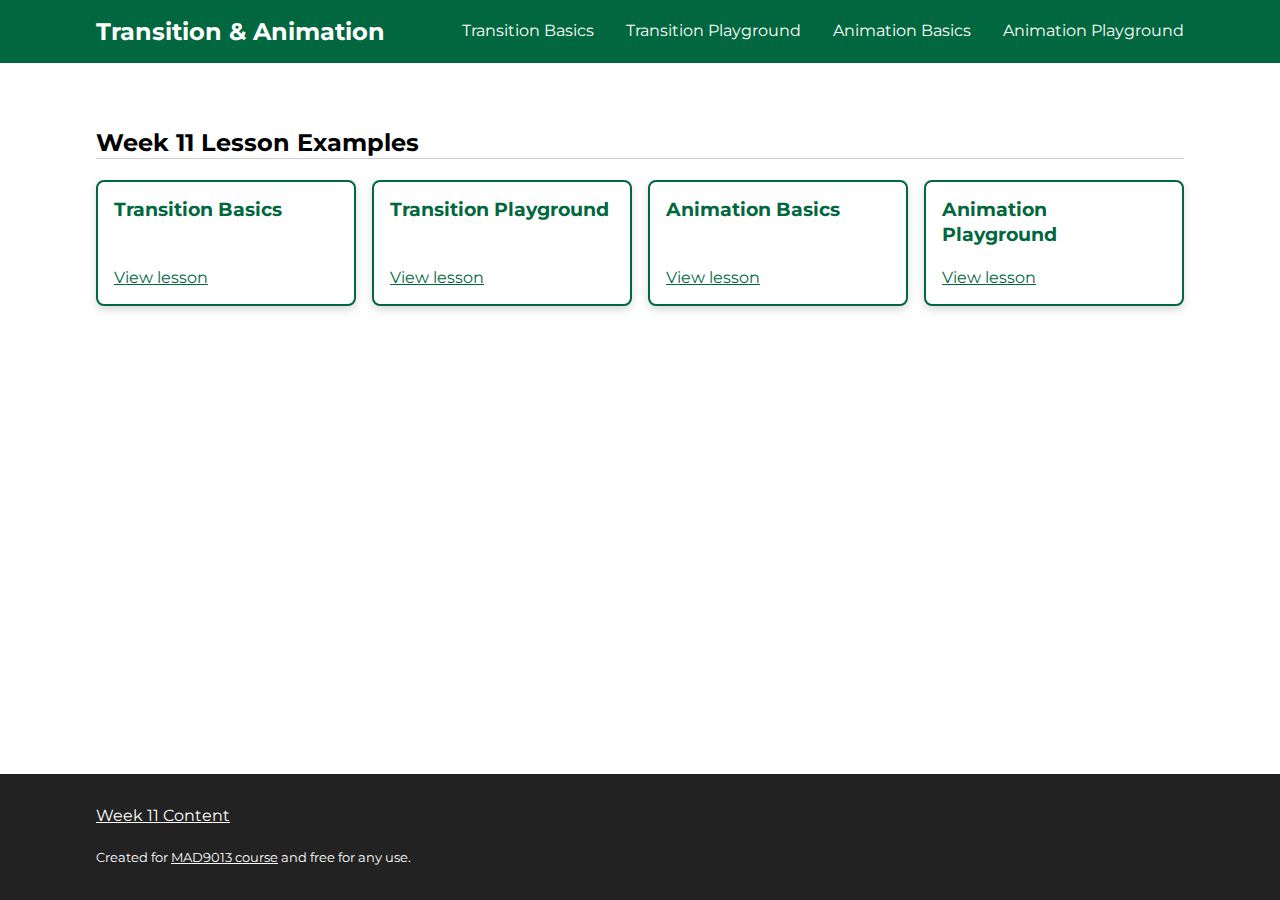
<file: index.html>
<!DOCTYPE html>
<html lang="en">
  <head>
    <meta charset="UTF-8" />
    <meta name="viewport" content="width=device-width, initial-scale=1.0" />
    <title>W11 - Transition &amp; Animation</title>
    <link rel="stylesheet" href="./css/base.css" />
    <link
      href="https://fonts.googleapis.com/css2?family=Montserrat:ital,wght@0,400;0,800;1,400;1,800&display=swap"
      rel="stylesheet"
    />
  </head>
  <body>
    <ul class="skip-links">
      <li><a href="#nav">Skip to main navigation</a></li>
      <li><a href="#main">Skip to content</a></li>
    </ul>

    <header class="masthead" role="banner">
      <div class="container">
        <a href="/" class="logo">
          <h1>Transition &amp; Animation</h1>
        </a>
        <nav id="nav" role="navigation">
          <ul>
            <li><a href="./transition-basics.html">Transition Basics</a></li>
            <li>
              <a href="./transition-playground.html">Transition Playground</a>
            </li>
            <li><a href="./animation-basics.html">Animation Basics</a></li>
            <li>
              <a href="./animation-playground.html">Animation Playground</a>
            </li>
          </ul>
        </nav>
        <a class="nav-toggle" href="#nav" aria-label="Click to open mobile nav">
          <span class="tog top"></span>
          <span class="tog middle"></span>
          <span class="tog bottom"></span>
        </a>
      </div>
    </header>

    <main id="main" role="main">
      <section id="examples" class="examples-preview-list">
        <div class="container container-side-padding">
          <h2>Week 11 Lesson Examples</h2>
          <ol class="cards cards-examples">
            <li>
              <a class="card" href="./transition-basics.html">
                <h3>Transition Basics</h3>
                <span>View lesson</span>
              </a>
            </li>
            <li>
              <a class="card" href="./transition-playground.html">
                <h3>Transition Playground</h3>
                <span>View lesson</span>
              </a>
            </li>
            <li>
              <a class="card" href="./animation-basics.html">
                <h3>Animation Basics</h3>
                <span>View lesson</span>
              </a>
            </li>
            <li>
              <a class="card" href="./animation-playground.html">
                <h3>Animation Playground</h3>
                <span>View lesson</span>
              </a>
            </li>
          </ol>
        </div>
      </section>
    </main>
    <footer class="footer" role="contentinfo">
      <div class="container">
        <p>
          <a
            href="https://mad9013.github.io/F2021/modules/week11/"
            target="_blank"
            >Week 11 Content</a
          >
        </p>
        <small
          >Created for
          <a href="https://mad9013.github.io/F2021/">MAD9013 course</a> and free
          for any use.</small
        >
      </div>
    </footer>
    <div class="click-to-close"></div>
    <script src="./js/main.js"></script>
  </body>
</html>
</file>
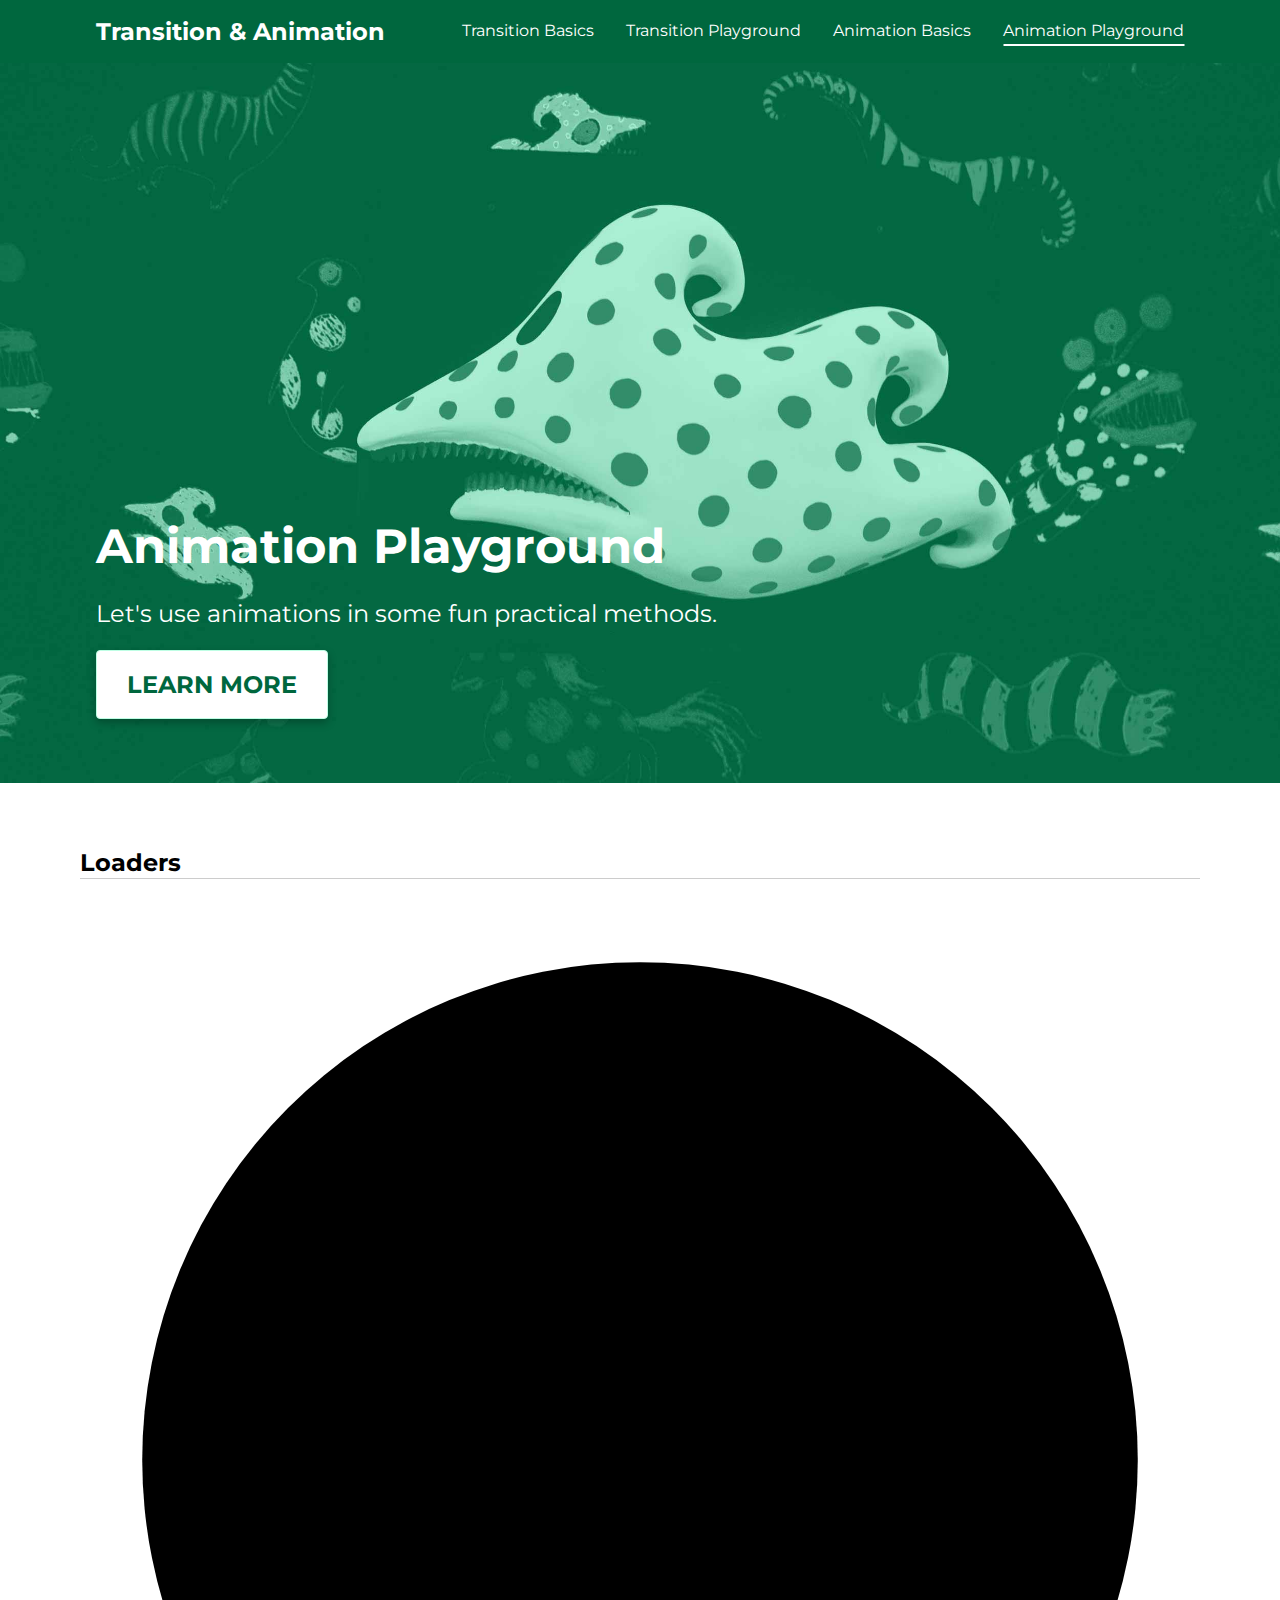
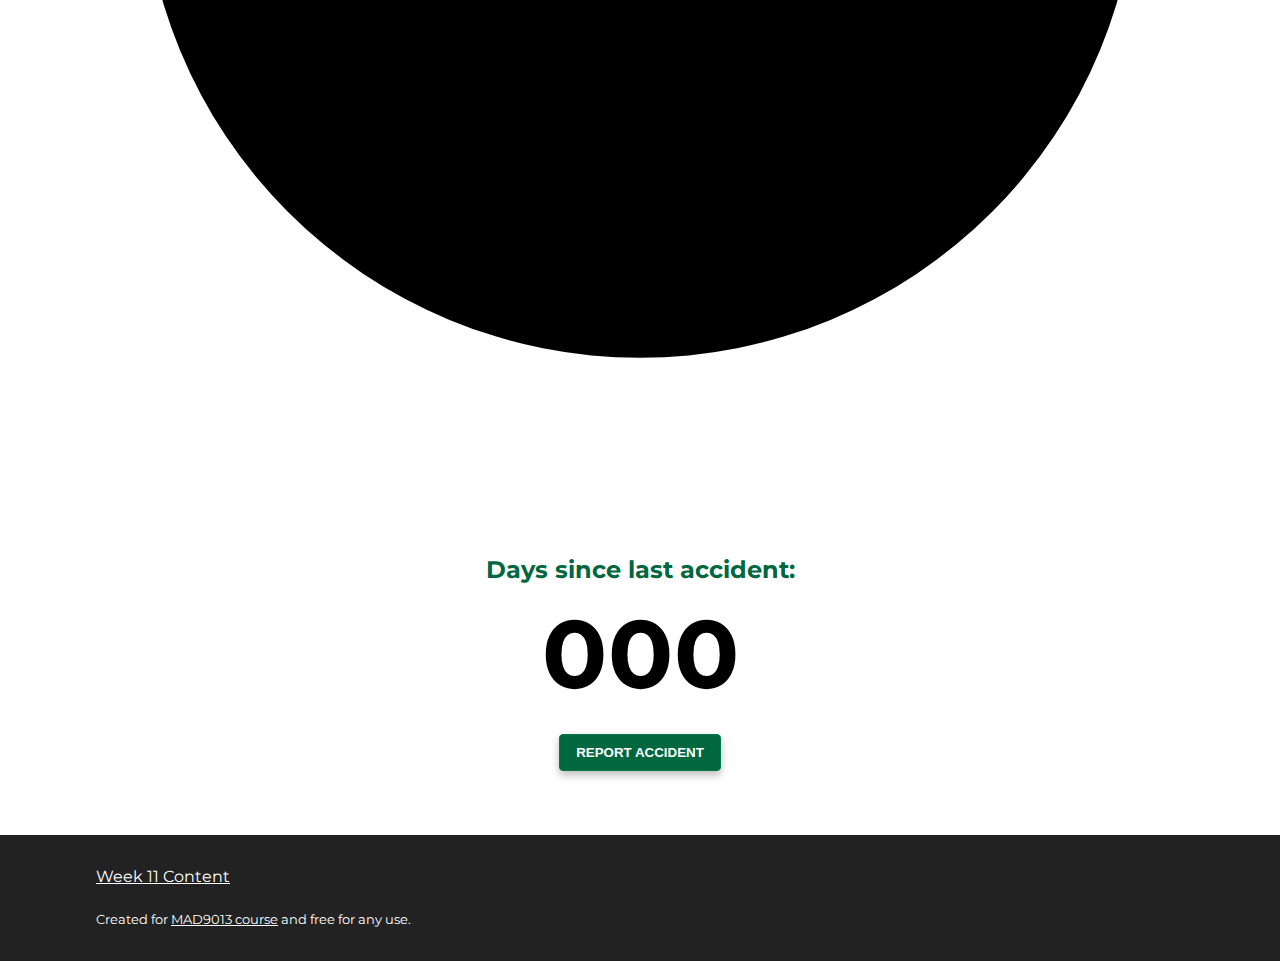
<file: animation-playground.html>
<!DOCTYPE html>
<html lang="en">
  <head>
    <meta charset="UTF-8" />
    <meta name="viewport" content="width=device-width, initial-scale=1.0" />
    <title>Animation Basics | W11 - Transition &amp; Animation</title>
    <link rel="stylesheet" href="./css/base.css" />
    <link rel="stylesheet" href="./css/animation-playground.css" />
    <link
      href="https://fonts.googleapis.com/css2?family=Montserrat:ital,wght@0,400;0,800;1,400;1,800&display=swap"
      rel="stylesheet"
    />
  </head>
  <body>
    <ul class="skip-links">
      <li><a href="#nav">Skip to main navigation</a></li>
      <li><a href="#main">Skip to content</a></li>
    </ul>

    <header class="masthead no-print" role="banner">
      <div class="container">
        <a href="/" class="logo">
          <strong>Transition &amp; Animation</strong>
        </a>
        <nav id="nav" role="navigation">
          <ul>
            <li><a href="./transition-basics.html">Transition Basics</a></li>
            <li>
              <a href="./transition-playground.html">Transition Playground</a>
            </li>
            <li><a href="./animation-basics.html">Animation Basics</a></li>
            <li>
              <a aria-current="page" href="./animation-playground.html"
                >Animation Playground</a
              >
            </li>
          </ul>
        </nav>
        <a class="nav-toggle" href="#nav" aria-label="Click to open mobile nav">
          <span class="tog top"></span>
          <span class="tog middle"></span>
          <span class="tog bottom"></span>
        </a>
      </div>
    </header>

    <main id="main" role="main">
      <!-- ---------- TUTORIAL CONTENT ---------- -->

      <header class="hero">
        <div class="container container-side-padding">
          <div class="hero-content">
            <h1>Animation Playground</h1>
            <p>Let's use animations in some fun practical methods.</p>
            <a class="btn" href="#" aria-label="Learn more about CSS animation"
              >Learn More</a
            >
          </div>
        </div>
      </header>

      <section>
        <div class="container">
          <h2>Loaders</h2>
          <div class="loader-circle-wrap">
            <div class="loader-grow-outline"></div>
            <div class="loader-grow-outline delayed"></div>
          </div>
          <div class="loader-circle-wrap">
            <svg
              class="loader-spinner"
              xmlns="http://www.w3.org/2000/svg"
              viewBox="0 0 72 72"
            >
              <circle cx="36" cy="36" r="32" stroke-miterlimit="10" />
            </svg>
          </div>
        </div>
      </section>

      <section>
        <div class="container">
          <h2 class="counter-title">Days since last accident:</h2>
          <div
            class="counter"
            aria-label="It has been 247 since last accident."
            tabindex="0"
          >
            <div class="counter-column hundreds">
              <span class="counter-num">0</span>
              <span class="counter-num">1</span>
              <span class="counter-num">2</span>
              <span class="counter-num">3</span>
              <span class="counter-num">4</span>
              <span class="counter-num">5</span>
              <span class="counter-num">6</span>
              <span class="counter-num">7</span>
              <span class="counter-num">8</span>
              <span class="counter-num">9</span>
            </div>
            <div class="counter-column tens">
              <span class="counter-num">0</span>
              <span class="counter-num">1</span>
              <span class="counter-num">2</span>
              <span class="counter-num">3</span>
              <span class="counter-num">4</span>
              <span class="counter-num">5</span>
              <span class="counter-num">6</span>
              <span class="counter-num">7</span>
              <span class="counter-num">8</span>
              <span class="counter-num">9</span>
            </div>
            <div class="counter-column ones">
              <span class="counter-num">0</span>
              <span class="counter-num">1</span>
              <span class="counter-num">2</span>
              <span class="counter-num">3</span>
              <span class="counter-num">4</span>
              <span class="counter-num">5</span>
              <span class="counter-num">6</span>
              <span class="counter-num">7</span>
              <span class="counter-num">8</span>
              <span class="counter-num">9</span>
            </div>
          </div>
          <div class="btn-wrap">
            <button class="btn btn-accident">Report Accident</button>
          </div>
        </div>
      </section>

      <!-- ---------- END TUTORIAL CONTENT ---------- -->
    </main>
    <footer class="footer" role="contentinfo">
      <div class="container">
        <p>
          <a
            href="https://mad9013.github.io/F2021/modules/week11/"
            target="_blank"
            >Week 11 Content</a
          >
        </p>
        <small
          >Created for
          <a href="https://mad9013.github.io/F2021/">MAD9013 course</a> and free
          for any use.</small
        >
      </div>
    </footer>
    <div class="click-to-close"></div>
    <script src="./js/main.js"></script>
  </body>
</html>
</file>
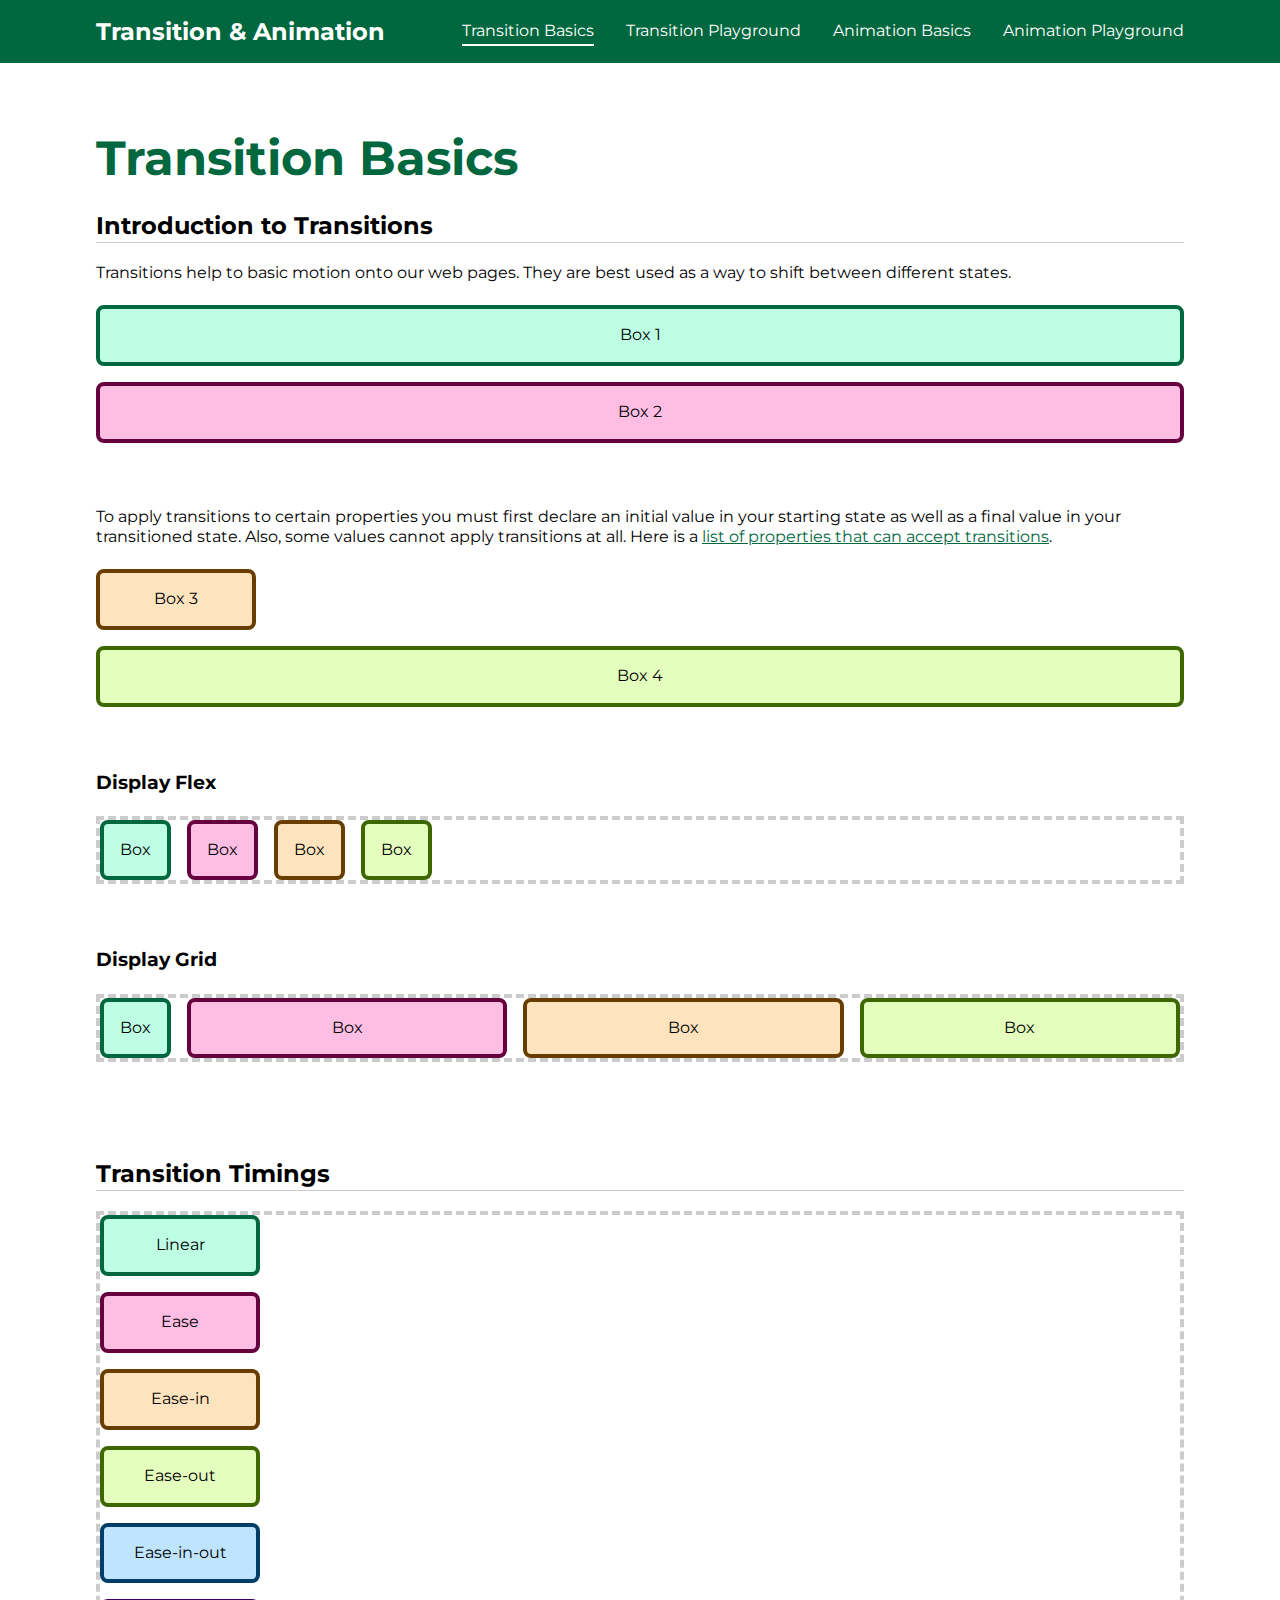
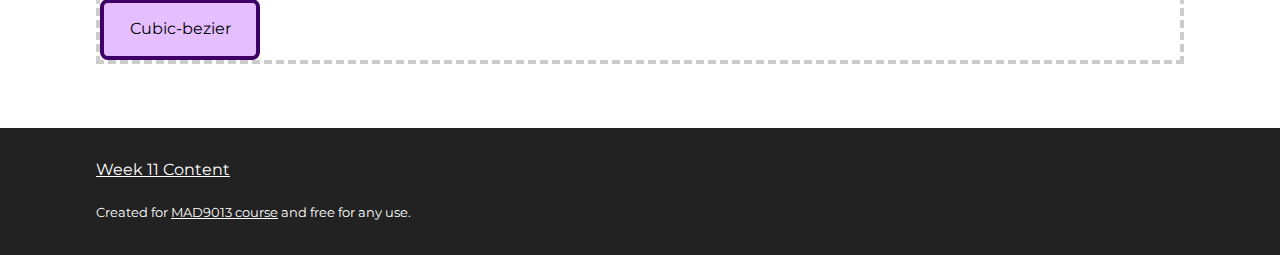
<file: transition-basics.html>
<!DOCTYPE html>
<html lang="en">
  <head>
    <meta charset="UTF-8" />
    <meta name="viewport" content="width=device-width, initial-scale=1.0" />
    <title>Transition Basics | W11 - Transition &amp; Animation</title>
    <link rel="stylesheet" href="./css/base.css" />
    <link rel="stylesheet" href="./css/transition-basics.css" />
    <link
      href="https://fonts.googleapis.com/css2?family=Montserrat:ital,wght@0,400;0,800;1,400;1,800&display=swap"
      rel="stylesheet"
    />
  </head>
  <body>
    <ul class="skip-links">
      <li><a href="#nav">Skip to main navigation</a></li>
      <li><a href="#main">Skip to content</a></li>
    </ul>

    <header class="masthead no-print" role="banner">
      <div class="container">
        <a href="/" class="logo">
          <strong>Transition &amp; Animation</strong>
        </a>
        <nav id="nav" role="navigation">
          <ul>
            <li>
              <a aria-current="page" href="./transition-basics.html"
                >Transition Basics</a
              >
            </li>
            <li>
              <a href="./transition-playground.html">Transition Playground</a>
            </li>
            <li><a href="./animation-basics.html">Animation Basics</a></li>
            <li>
              <a href="./animation-playground.html">Animation Playground</a>
            </li>
          </ul>
        </nav>
        <a class="nav-toggle" href="#nav" aria-label="Click to open mobile nav">
          <span class="tog top"></span>
          <span class="tog middle"></span>
          <span class="tog bottom"></span>
        </a>
      </div>
    </header>

    <main id="main" role="main">
      <section>
        <div class="container container-side-padding">
          <h1>Transition Basics</h1>

          <!-- ---------- TUTORIAL CONTENT ---------- -->

          <h2>Introduction to Transitions</h2>
          <p>
            Transitions help to basic motion onto our web pages. They are best
            used as a way to shift between different states.
          </p>
          <div class="box-simple box-1">Box 1</div>
          <div class="box-simple box-2">Box 2</div>

          <p class="padding-t-3">
            To apply transitions to certain properties you must first declare an
            initial value in your starting state as well as a final value in
            your transitioned state. Also, some values cannot apply transitions
            at all. Here is a
            <a
              href="https://developer.mozilla.org/en-US/docs/Web/CSS/CSS_animated_properties"
              >list of properties that can accept transitions</a
            >.
          </p>
          <div class="box-simple box-3">Box 3</div>
          <div class="box-simple box-4">Box 4</div>
          <h3 class="padding-t-3">Display Flex</h3>
          <div class="flex-transition parent-styles push">
            <div class="box-simple">Box</div>
            <div class="box-simple">Box</div>
            <div class="box-simple">Box</div>
            <div class="box-simple">Box</div>
          </div>
          <h3 class="padding-t-3">Display Grid</h3>
          <div class="grid-transition parent-styles">
            <div class="box-simple">Box</div>
            <div class="box-simple">Box</div>
            <div class="box-simple">Box</div>
            <div class="box-simple">Box</div>
          </div>

          <h2 class="padding-t">Transition Timings</h2>
          <div class="parent-styles timing">
            <div class="box-simple linear">Linear</div>
            <div class="box-simple ease">Ease</div>
            <div class="box-simple ease-in">Ease-in</div>
            <div class="box-simple ease-out">Ease-out</div>
            <div class="box-simple ease-in-out">Ease-in-out</div>
            <div class="box-simple cubic-bezier">Cubic-bezier</div>
          </div>

          <!-- ---------- END TUTORIAL CONTENT ---------- -->
        </div>
      </section>
    </main>
    <footer class="footer" role="contentinfo">
      <div class="container">
        <p>
          <a
            href="https://mad9013.github.io/F2021/modules/week11/"
            target="_blank"
            >Week 11 Content</a
          >
        </p>
        <small
          >Created for
          <a href="https://mad9013.github.io/F2021/">MAD9013 course</a> and free
          for any use.</small
        >
      </div>
    </footer>
    <div class="click-to-close"></div>
    <script src="./js/main.js"></script>
  </body>
</html>
</file>
<file: css/base.css>
@-moz-viewport { width: device-width; scale: 1; }
@-ms-viewport { width: device-width; scale: 1; }
@-o-viewport { width: device-width; scale: 1; }
@-webkit-viewport { width: device-width; scale: 1; }
@viewport { width: device-width; scale: 1; }

html {
box-sizing: border-box;
font: normal 100%/1.3 "Montserrat", -apple-system, BlinkMacSystemFont, "Segoe UI", "Roboto", "Helvetica Neue", Arial,  "Apple Color Emoji", "Segoe UI Emoji", "Segoe UI Symbol", sans-serif;
-moz-text-size-adjust: 100%;
-ms-text-size-adjust: 100%;
-webkit-text-size-adjust: 100%;
text-size-adjust: 100%;
}

*, *::before, *::after {
  box-sizing: inherit;
}

:root {
  --color-primary: #00673e;
  --color-primary-pale: #befee4;
  --color-primary-light: #017949;
  --color-primary-dark: #00331f;
  --color-accent-1: #67003e;
  --color-accent-1-light: #febee4;
  --color-accent-2: #673e00;
  --color-accent-2-light: #fee4be;
  --color-accent-3: #3e6700;
  --color-accent-3-light: #e4febe;
  --color-accent-4: #003e67;
  --color-accent-4-light: #bee4fe;
  --color-accent-5: #3e0067;
  --color-accent-5-light: #e4befe;
  --color-accent-6: #3e6767;
  --color-accent-6-light: #e4fefe;
  --color-accent-7: #3e3e67;
  --color-accent-7-light: #e4e4fe;
  --color-accent-8: #676700;
  --color-accent-8-light: #fefebe;
  --color-error: #670c03;
}

body {
  margin: 0;
  min-height: 100vh;
  display: grid;
  grid-template-rows: auto 1fr auto;
}

svg {
  fill: currentColor;
}

/* - - - - - - - - - - Typogrophy - - - - - - - - - - */

/* 
Standardizing some basic type styles across my website.
*/


h1, h2, h3, h4, h5, h6, p, ul, ol {
  margin: 0 0 1.3rem;
}

h1 {
  font-size: 3rem;
  color: var(--color-primary);
}

h2,
h1 + .subtitle {
  border-bottom: 0.0625rem solid #ccc;
}

h1 + .subtitle {
  font-size: 1.25rem;
  margin: -1rem 0 2rem;
  font-style: italic;
}

a {
  color: var(--color-primary);
  transition:
    color .2s,
    background-color .2s,
    border-color .2s,
    box-shadow .2s;
}

a:hover, a:focus {
  color: var(--color-primary-dark);
}

.btn {
  background-color: var(--color-primary);
  border: 0.0625rem solid var(--color-primary-light);
  box-shadow: 0 0.25rem 0.5rem #0004;
  color: #fff;
  padding: .75em 1.25em;
  text-decoration: none;
  text-transform: uppercase;
  font-weight: bold;
  border-radius: 0.25rem;
  display: inline-block;
  cursor: pointer;
  transition:
    color .2s,
    background-color .2s,
    border-color .2s;
}


.btn:hover, .btn:focus {
  background-color: var(--color-primary-dark);
  border-color: var(--color-primary);
  color: #fff;
}


/* - - - - - - - - - - Layout - - - - - - - - - - */
/* 
I like to create a collection of reusable classes that help me create consistent layout and spacing on my webpages.
*/

.container {
  max-width: 70em;
  width: 100%;
  margin: 0 auto;
}

section > .container {
  padding-top: 4rem;
  padding-bottom: 4rem;
}

.container-side-padding {
  padding-left: 1rem;
  padding-right: 1rem;
}

.padding-t {
  padding-top: 6rem;
}

.padding-t-3 {
  padding-top: 3rem;
}

.spacing-b {
  padding-bottom: 6rem;
}

.push {
  margin-bottom: 1rem;
}

.push-4 {
  margin-bottom: 4rem;
}

.text-wrap {
  max-width: 45em;
}

.parent-styles {
  border: 0.25rem dashed #ccc;
}

.grid-3 {
  display: grid;
  gap: 1rem;
}

@media only screen and (min-width: 38em) {

  .grid-3 {
    grid-template-columns: repeat(3, 1fr);
  }

}

/* - - - - - - - - - - Masthead - - - - - - - - - - */

/* - - - - - - - - - - Nav Toggle - - - - - - - - - - */

.nav-toggle {
  width: 2.5rem;
  height: 1.5rem;
  display: flex;
  flex-direction: column;
  justify-content: space-between;
  position: relative;
}

.nav-toggle .tog {
  width: 100%;
  height: 0.25rem;
  background-color: #fff;
  position: relative;
  transition:
    top .2s,
    bottom .2s,
    opacity .2s,
    transform .2s;
}
.tog.top {
  top: 0;
}

.tog.bottom {
  bottom: 0;
}

.open .top {
  top: 50%;
  transform: translateY(-50%) rotate(45deg);
}

.open .middle {
  opacity: 0;
}

.open .bottom {
  bottom: 50%;
  transform: translateY(50%) rotate(-45deg);
}


@media only screen and (min-width: 65em) {

  .nav-toggle {
    display: none;
  }

}

.click-to-close {
  width: 100vw;
  height: 100vh;
  background-color: #0008;
  position: fixed;
  top: 0;
  left: 0;
  pointer-events: none;
  opacity: 0;
  transition:
    opacity .2s;
}

.click-to-close.open {
  opacity: 1;
  pointer-events: all;
}

/* - - - - - - - - - - End of Nav Toggle - - - - - - - - - - */

.masthead {
  padding: 1rem 0;
  background-color: var(--color-primary);
  position: sticky;
  top: 0;
  width: 100%;
  z-index: 10000;
}

.masthead .container {
  padding: 0 1rem;
  display: flex;
  justify-content: space-between;
  align-items: center;
}

.masthead a {
  color: #fff;
  text-decoration: none;
  transition:
    opacity .2s;
}

.masthead nav a {
  position: relative;
}

.masthead nav a::after {
  content: " ";
  display: none;
  position: absolute;
  width: 0;
  height: 0.125rem;
  bottom: -.25rem;
  left: 50%;
  transform: translateX(-50%);
  background-color: #fff;
}

.masthead nav a[aria-current="page"]::after,
.masthead nav a:hover::after {
  width: 100%;
}

.masthead a.logo:hover,
.masthead a.logo:focus {
  opacity: .5;
}

.masthead .logo h1,
.masthead .logo strong {
  color: #fff;
  font-size: 1.5rem;
  margin: 0;
}

.masthead nav {
  position: fixed;
  top: 0;
  right: -66.6666%;
  width: 66.6666vw;
  height: 100vh;
  box-shadow: -0.125rem 0.25rem 0.5rem rgba(0, 0, 0, .15);
  background-color: var(--color-primary-dark);
  transition:
    right .2s,
    top .2s;
}

.masthead nav.open {
  right: 0;
}

.masthead nav ul {
  padding: 6rem 1rem;
  text-align: right;
  margin: 0;
  list-style-type: none;
}

.masthead nav li:not(:last-child) {
  margin-bottom: 1rem;
}

.masthead nav a {
  display: block;
  font-size: 1.25rem;
}

@media only screen and (min-width: 65em) {

  .masthead nav {
    position: static;
    top: auto;
    left: auto;
    width: auto;
    height: auto;
    box-shadow: none;
    z-index: auto;
    background-color: transparent;
  }

  .masthead nav ul {
    display: flex;
    padding: 0;
  }

  .masthead nav li:not(:last-child) {
    margin-bottom: 0;
    margin-right: 2rem;
  }
  
  .masthead nav a {
    display: block;
    font-size: 1rem;
  }

  .masthead nav a::after {
    display: block;
  }

}

/* - - - - - - - - - - Cards - - - - - - - - - - */

.cards {
  list-style-type: none;
  padding: 0;
  display: grid;
  grid-template-columns: 1fr;
  column-gap: 1rem;
  row-gap: 1rem;
}

.cards-examples li {
  display: flex;
}

.cards-examples .card {
  display: flex;
  flex-direction: column;
  justify-content: space-between;
  flex-grow: 2;
  padding: 1rem;
  color: var(--color-primary);
  border: 0.125rem solid var(--color-primary);
  background-color: #fff;
  box-shadow: 0 0.25rem 0.5rem rgba(0, 0, 0, .15);
  border-radius: .5rem;
  text-decoration: none;
}

.cards-examples .card:hover,
.cards-examples .card:focus {
  color: #fff;
  border-color: #fff;
  background-color: var(--color-primary);
  box-shadow: 0 0.5rem 0.75rem rgba(0, 0, 0, .15);
  }

.cards-examples .card span {
  text-decoration: underline;
}

@media only screen and (min-width: 38em) {

  .cards-examples {
    grid-template-columns: repeat(2, 1fr);
  }

}

@media only screen and (min-width: 60em) {

  .cards-examples {
    grid-template-columns: repeat(4, 1fr);
  }

}

/* - - - - - - - - - - Footer - - - - - - - - - - */

.footer {
  background-color: #222;
  color: #fff;
  padding: 2rem 0;
}

.footer .container {
  padding: 0 1rem;
}

.footer a {
  color: #fff;
}

.footer a:hover,
.footer a:focus {
  color: #ffffffaa;
}

/* - - - - - - - - - - Helpers - - - - - - - - - - */

.box-simple {
  border: 0.25rem solid var(--color-primary);
  background-color: var(--color-primary-pale);
  border-radius: .5rem;
  padding: 1rem;
  text-align: center;
  /* display: inline-block; */
  /* width: max-content; */
  margin: 0 0 1rem;
}

.box-simple:nth-of-type(2) {
  border-color: var(--color-accent-1);
  background-color: var(--color-accent-1-light);
}

.box-simple:nth-of-type(3) {
  border-color: var(--color-accent-2);
  background-color: var(--color-accent-2-light);
}

.box-simple:nth-of-type(4) {
  border-color: var(--color-accent-3);
  background-color: var(--color-accent-3-light);
}

.box-simple:nth-of-type(5) {
  border-color: var(--color-accent-4);
  background-color: var(--color-accent-4-light);
}

.box-simple:nth-of-type(6) {
  border-color: var(--color-accent-5);
  background-color: var(--color-accent-5-light);
}

.box-simple:nth-of-type(7) {
  border-color: var(--color-accent-6);
  background-color: var(--color-accent-6-light);
}

.box-simple:nth-of-type(8) {
  border-color: var(--color-accent-7);
  background-color: var(--color-accent-7-light);
}

.box-simple:nth-of-type(9) {
  border-color: var(--color-accent-8);
  background-color: var(--color-accent-8-light);
}

.box-simple:last-of-type {
  margin: 0;
}

.flex-transition .box-simple,
.grid-transition .box-simple {
  margin: 0;
}

.flex-transition .box-simple:not(:last-child) {
  margin: 0 1rem 0 0;
}

/* A nice highlight for when I dropped in code samples */

code {
  background-color: #00000022;
  border: 0.0625rem solid #00000044;
  padding: .25rem;
  border-radius: .25rem;
}

/* - - - - - - - - - - Accessibility - - - - - - - - - - */

.skip-links {
  padding: 0;
  margin: 0;
  list-style-type: none;
  position: absolute;
}

.skip-links a {
  position: absolute;
  top: -100rem;
  display: inline-block;
  padding: 1rem;
  background-color: var(--color-accent-1);
  color: #fff;
  font-weight: bold;
  text-decoration: none;
  z-index: 1000000;
}

.skip-links a:focus {
  top: 0;
}

.to-top {
  position: fixed;
  bottom: 0;
  right: 1rem;
  background-color: var(--color-accent-1);
  padding: .5rem .75rem;
  border-radius: .5rem .5rem 0 0;
  text-decoration: none;
  transform: translateY(100%);
  transition: transform .2s;
}

.to-top.visible {
  transform: none;
}

*:focus {
  outline: 0.125rem solid var(--color-accent-1);
  outline-offset: 0.125rem;
}


/* - - - - - - - - - - Icons - - - - - - - - - - */

.icon {
  width: 2rem;
  height: 2rem;
  display: inline-flex;
  align-items: center;
  justify-content: center;
  vertical-align: middle;
}

.icon svg {
  width: 100%;
  height: 100%;
  display: inline-block;
}

.icon-label {
  vertical-align: middle;
}
</file>
<file: css/animation-playground.css>
.hero {
  height: clamp(30rem, 80vh, 50rem);
  background-color: var(--color-primary);
  background-image: url('../images/hero.jpg');
  background-size: cover;
  background-position: center;
  display: flex;
  align-items: flex-end;
}

.hero-content {
  padding: 4rem 0;
  font-size: 1.5rem;
}

.hero-content h1,
.hero-content p {
  color: #fff;
}

.hero-content .btn {
  background-color: #fff;
  border-color: var(--color-primary-pale);
  color: var(--color-primary);
  transition:
    color .2s,
    background-color .2s;
}

.hero-content .btn:hover {
  background-color: var(--color-primary-light);
  color: #fff;
}

/* - - - - - - - - - - Loaders - - - - - - - - - - */

/* - - - - - - - - - - Counter - - - - - - - - - - */

.counter-title {
  text-align: center;
  border: 0;
  color: var(--color-primary);
}

.btn-wrap {
  text-align: center;
  padding-top: 2rem;
}

.counter {
  height: 6rem;
  overflow: hidden;
  display: flex;
  justify-content: center;
}

.counter-column {
  display: flex;
  flex-direction: column-reverse;
  align-items: center;
  font-size: 6rem;
  line-height: 1;
  font-weight: bold;
  position: relative;
}
</file>
<file: css/transition-basics.css>
.box-1 {
  
}

.box-1:hover {
  background-color: var(--color-primary);
  color: #fff;
}
.box-2 {
  
}

.box-2:hover {
  background-color: var(--color-accent-1);
  color: #fff;
}

.box-3 {
  width: 10rem;

}

.box-3:hover {
  width: 100%;
}

.box-4 {
  position: relative;

}

.box-4:hover {
  left: 5rem;
}

.flex-transition {
  display: flex;
  justify-content: flex-start;
}

.flex-transition:hover {
  justify-content: flex-end;
}

.grid-transition {
  display: grid;
  gap: 1rem;
  grid-template-columns: auto 1fr 1fr 1fr;

}

.grid-transition:hover {
  grid-template-columns: 1fr 1fr 1fr 1fr;
  gap: 5rem;
}

/* - - - - - - - - - - Timing Functions - - - - - - - - - - */

.timing .box-simple {
  width: 10rem;
  position: relative;
}

.timing:hover .box-simple {
  
}

.timing .linear {

}

.timing .ease {

}

.timing .ease-in {

}

.timing .ease-out {

}

.timing .ease-in-out {

}

.timing .cubic-bezier {

}
</file>
